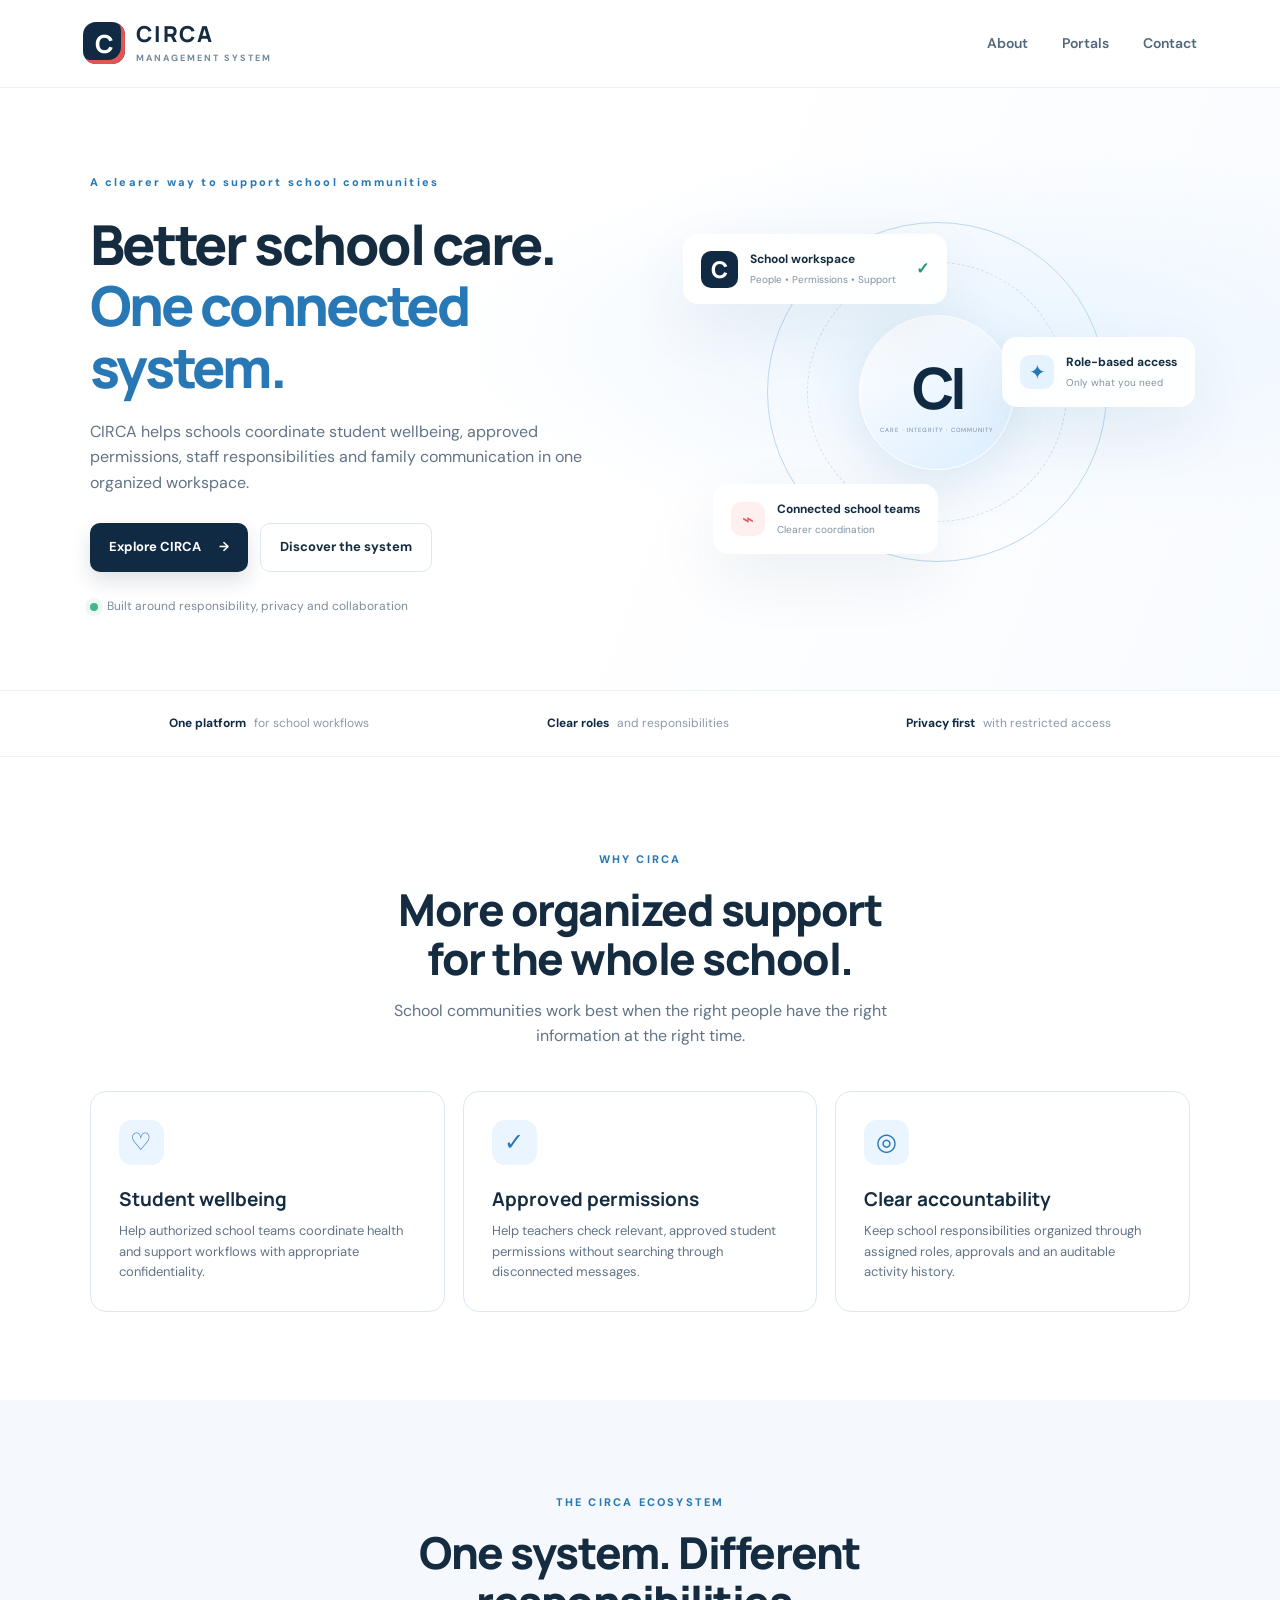
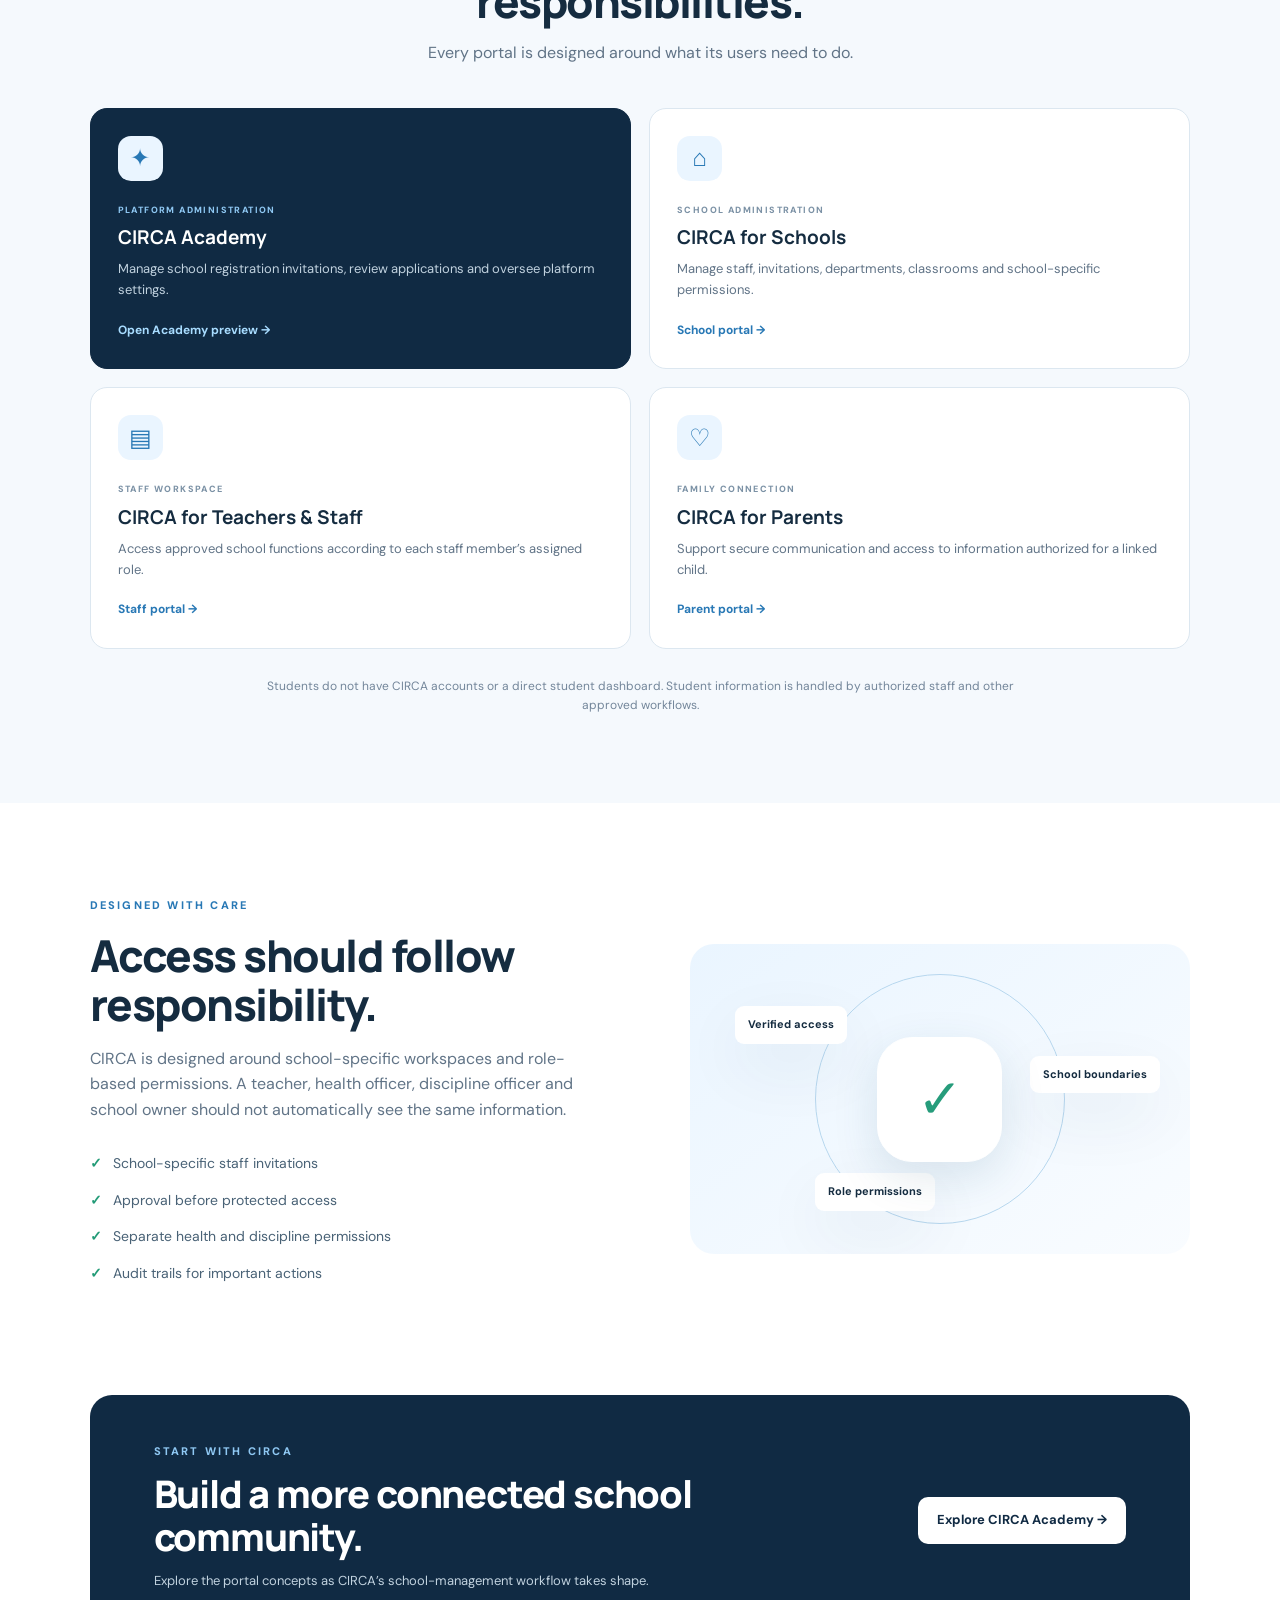
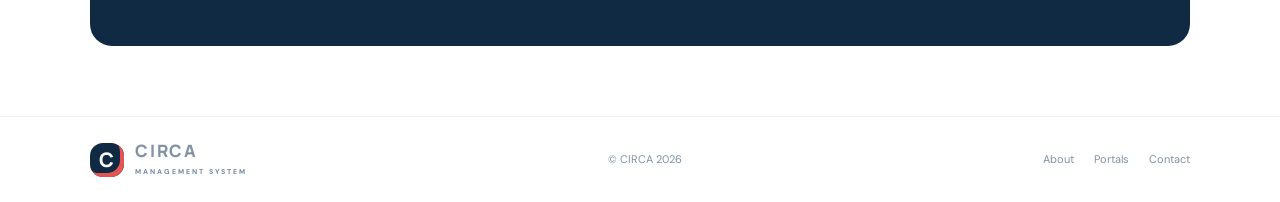
<file: index.html>
<!doctype html>
<html lang="en">
<head>
<meta charset="utf-8"><meta name="viewport" content="width=device-width,initial-scale=1">
<title>CIRCA — Management System</title>
<link rel="icon" href="favicon.svg" type="image/svg+xml">
<link rel="stylesheet" href="styles.css">
</head>
<body>
<header class="site-header">
  <a class="brand" href="index.html" aria-label="CIRCA home"><span class="brand-mark">C</span><span><b>CIRCA</b><small>MANAGEMENT SYSTEM</small></span></a>
  <nav class="nav"><a href="#about">About</a><a href="#portals">Portals</a><a href="#contact">Contact</a></nav>
  <button class="menu-toggle" id="menuToggle" aria-label="Toggle menu">☰</button>
</header>
<main>
<section class="hero">
  <div class="hero-copy">
    <span class="eyebrow">A clearer way to support school communities</span>
    <h1>Better school care.<br><em>One connected system.</em></h1>
    <p>CIRCA helps schools coordinate student wellbeing, approved permissions, staff responsibilities and family communication in one organized workspace.</p>
    <div class="actions"><a class="btn primary" href="#portals">Explore CIRCA <span>→</span></a><a class="btn secondary" href="#about">Discover the system</a></div>
    <div class="hero-note"><span class="pulse"></span> Built around responsibility, privacy and collaboration</div>
  </div>
  <div class="hero-art">
    <div class="art-orbit orbit-one"></div><div class="art-orbit orbit-two"></div>
    <div class="glass-card card-main"><div class="mini-logo">C</div><div><b>School workspace</b><small>People • Permissions • Support</small></div><span class="check">✓</span></div>
    <div class="glass-card card-float"><span class="bubble blue">✦</span><div><b>Role-based access</b><small>Only what you need</small></div></div>
    <div class="glass-card card-bottom"><span class="bubble red">⌁</span><div><b>Connected school teams</b><small>Clearer coordination</small></div></div>
    <div class="art-center"><span>CI</span><small>CARE · INTEGRITY · COMMUNITY</small></div>
  </div>
</section>
<section class="trust-strip"><div><b>One platform</b><span>for school workflows</span></div><div><b>Clear roles</b><span>and responsibilities</span></div><div><b>Privacy first</b><span>with restricted access</span></div></section>
<section class="section" id="about">
  <div class="section-heading"><span class="eyebrow">WHY CIRCA</span><h2>More organized support<br>for the whole school.</h2><p>School communities work best when the right people have the right information at the right time.</p></div>
  <div class="feature-grid">
    <article class="feature"><span class="feature-icon">♡</span><h3>Student wellbeing</h3><p>Help authorized school teams coordinate health and support workflows with appropriate confidentiality.</p></article>
    <article class="feature"><span class="feature-icon">✓</span><h3>Approved permissions</h3><p>Help teachers check relevant, approved student permissions without searching through disconnected messages.</p></article>
    <article class="feature"><span class="feature-icon">◎</span><h3>Clear accountability</h3><p>Keep school responsibilities organized through assigned roles, approvals and an auditable activity history.</p></article>
  </div>
</section>
<section class="section pale" id="portals">
  <div class="section-heading"><span class="eyebrow">THE CIRCA ECOSYSTEM</span><h2>One system. Different responsibilities.</h2><p>Every portal is designed around what its users need to do.</p></div>
  <div class="portal-grid">
    <article class="portal-card featured"><span class="portal-symbol">✦</span><span class="portal-tag">PLATFORM ADMINISTRATION</span><h3>CIRCA Academy</h3><p>Manage school registration invitations, review applications and oversee platform settings.</p><a href="academy.html" class="text-link">Open Academy preview →</a></article>
    <article class="portal-card"><span class="portal-symbol">⌂</span><span class="portal-tag">SCHOOL ADMINISTRATION</span><h3>CIRCA for Schools</h3><p>Manage staff, invitations, departments, classrooms and school-specific permissions.</p><a href="school-login.html" class="text-link">School portal →</a></article>
    <article class="portal-card"><span class="portal-symbol">▤</span><span class="portal-tag">STAFF WORKSPACE</span><h3>CIRCA for Teachers & Staff</h3><p>Access approved school functions according to each staff member’s assigned role.</p><a href="teacher-login.html" class="text-link">Staff portal →</a></article>
    <article class="portal-card"><span class="portal-symbol">♡</span><span class="portal-tag">FAMILY CONNECTION</span><h3>CIRCA for Parents</h3><p>Support secure communication and access to information authorized for a linked child.</p><a href="parent-login.html" class="text-link">Parent portal →</a></article>
  </div>
  <p class="privacy-note">Students do not have CIRCA accounts or a direct student dashboard. Student information is handled by authorized staff and other approved workflows.</p>
</section>
<section class="section split" id="privacy"><div><span class="eyebrow">DESIGNED WITH CARE</span><h2>Access should follow responsibility.</h2><p>CIRCA is designed around school-specific workspaces and role-based permissions. A teacher, health officer, discipline officer and school owner should not automatically see the same information.</p><ul class="check-list"><li>School-specific staff invitations</li><li>Approval before protected access</li><li>Separate health and discipline permissions</li><li>Audit trails for important actions</li></ul></div><div class="privacy-visual"><div class="privacy-shield">✓</div><div class="privacy-line"></div><div class="privacy-chip">Verified access</div><div class="privacy-chip chip-two">School boundaries</div><div class="privacy-chip chip-three">Role permissions</div></div></section>
<section class="contact-band" id="contact"><div><span class="eyebrow">START WITH CIRCA</span><h2>Build a more connected school community.</h2><p>Explore the portal concepts as CIRCA’s school-management workflow takes shape.</p></div><a href="academy.html" class="btn light">Explore CIRCA Academy →</a></section>
</main>
<footer><a class="brand footer-brand" href="index.html"><span class="brand-mark">C</span><span><b>CIRCA</b><small>MANAGEMENT SYSTEM</small></span></a><span>© CIRCA 2026</span><div><a href="#about">About</a><a href="#portals">Portals</a><a href="#contact">Contact</a></div></footer>
<script src="script.js"></script>
</body></html>
</file>
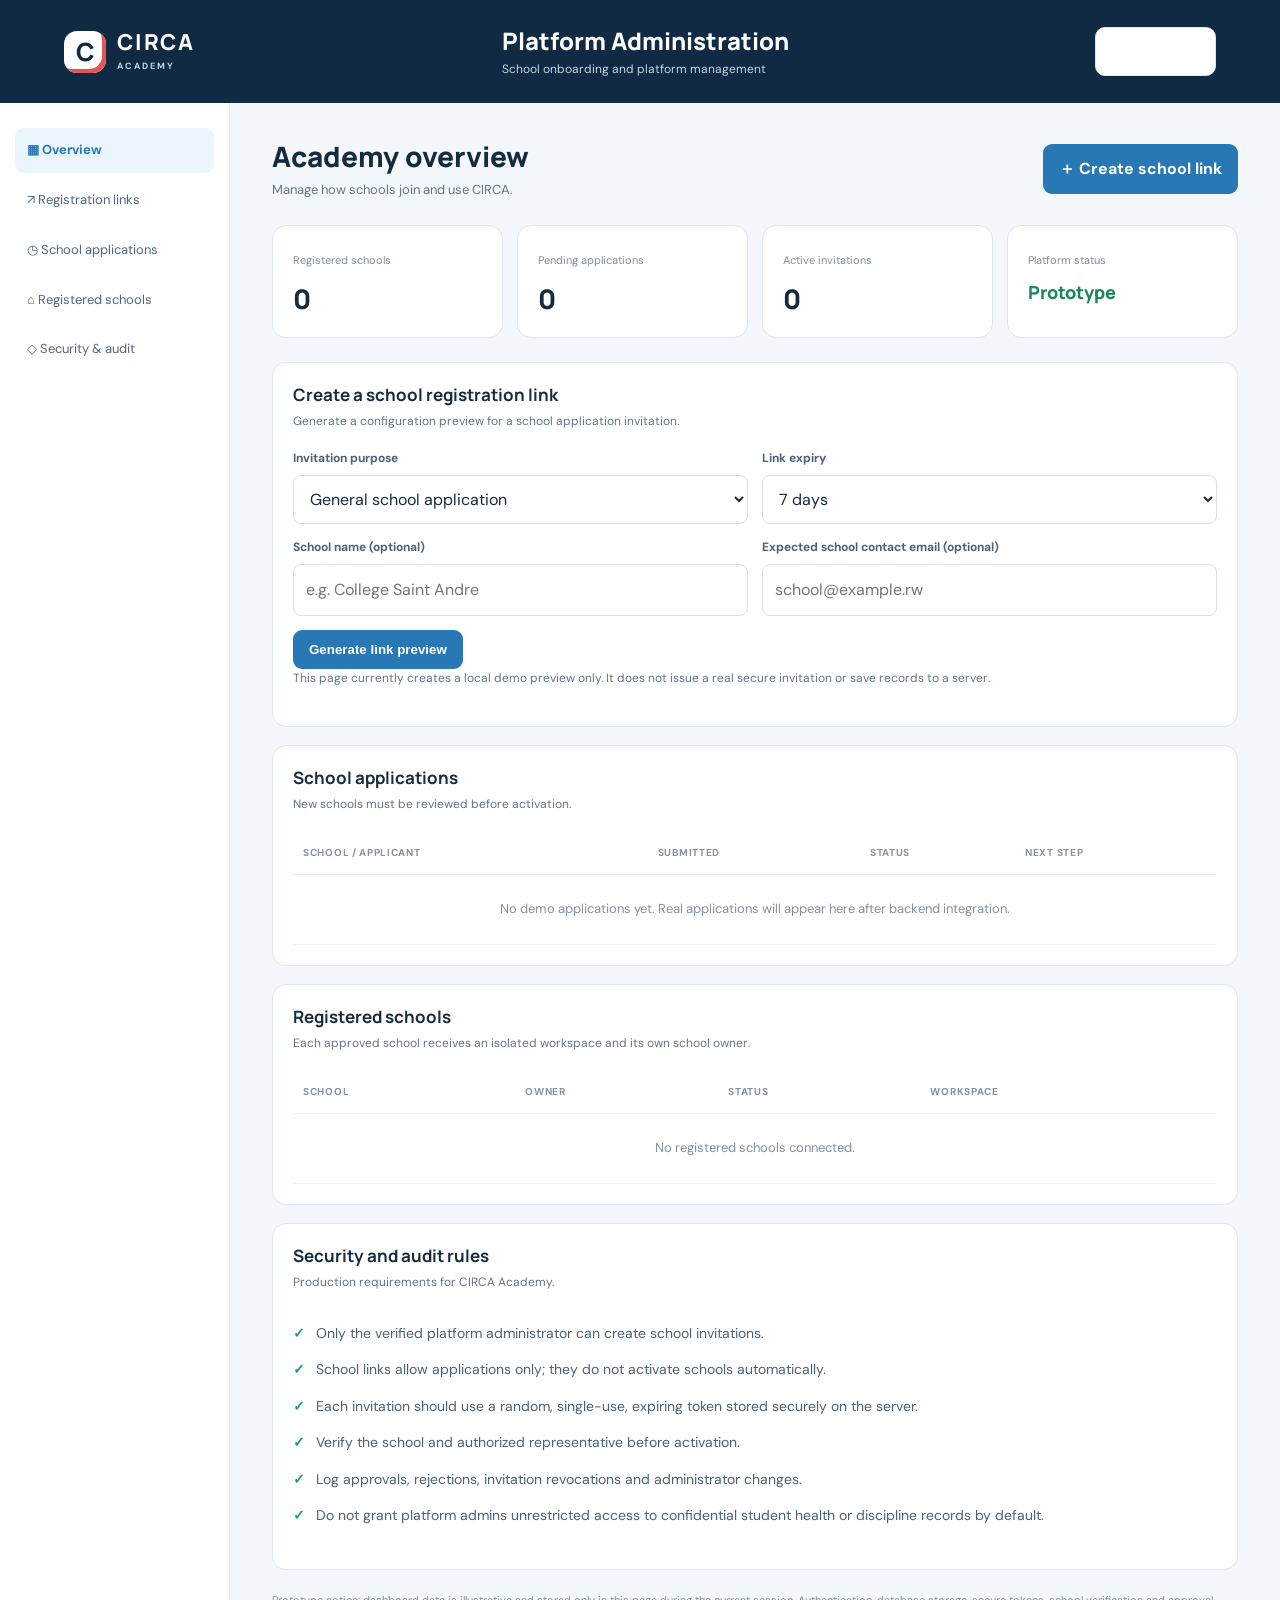
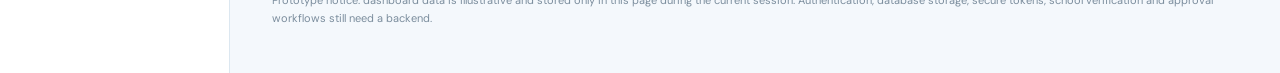
<file: academy.html>
<!doctype html>
<html lang="en"><head><meta charset="utf-8"><meta name="viewport" content="width=device-width,initial-scale=1"><title>CIRCA Academy — Platform Admin</title><link rel="icon" href="favicon.svg" type="image/svg+xml"><link rel="stylesheet" href="styles.css"></head>
<body class="admin-shell">
<header class="admin-top"><a class="brand" href="index.html"><span class="brand-mark" style="background:#fff;color:#102a43">C</span><span><b style="color:#fff">CIRCA</b><small style="color:#c4d5e3">ACADEMY</small></span></a><div><h1>Platform Administration</h1><p>School onboarding and platform management</p></div><a class="btn secondary" href="index.html">← Public site</a></header>
<div class="admin-layout">
<aside class="sidebar"><a class="active" href="#overview">▦ Overview</a><a href="#create">↗ Registration links</a><a href="#applications">◷ School applications</a><a href="#schools">⌂ Registered schools</a><a href="#security">◇ Security & audit</a></aside>
<main class="admin-content">
<section id="overview"><div class="admin-title"><div><h2>Academy overview</h2><p>Manage how schools join and use CIRCA.</p></div><a class="admin-btn" href="#create">＋ Create school link</a></div>
<div class="stat-grid"><div class="stat-card"><small>Registered schools</small><strong id="schoolCount">0</strong></div><div class="stat-card"><small>Pending applications</small><strong id="pendingCount">0</strong></div><div class="stat-card"><small>Active invitations</small><strong id="inviteCount">0</strong></div><div class="stat-card"><small>Platform status</small><strong style="font-size:18px;color:#1b865e">Prototype</strong></div></div></section>
<section class="panel" id="create"><h3>Create a school registration link</h3><p>Generate a configuration preview for a school application invitation.</p>
<div class="form-row"><div class="field"><label for="purpose">Invitation purpose</label><select id="purpose"><option value="General school application">General school application</option><option value="Named school onboarding">Named school onboarding</option></select></div><div class="field"><label for="expiry">Link expiry</label><select id="expiry"><option>24 hours</option><option selected>7 days</option><option>14 days</option><option>30 days</option></select></div></div>
<div class="form-row"><div class="field"><label for="schoolName">School name (optional)</label><input id="schoolName" placeholder="e.g. College Saint Andre"></div><div class="field"><label for="contactEmail">Expected school contact email (optional)</label><input id="contactEmail" type="email" placeholder="school@example.rw"></div></div>
<button class="admin-btn" id="generate">Generate link preview</button>
<div class="result" id="result" aria-live="polite"></div>
<p class="hint">This page currently creates a local demo preview only. It does not issue a real secure invitation or save records to a server.</p></section>
<section class="panel" id="applications"><h3>School applications</h3><p>New schools must be reviewed before activation.</p><div class="table-wrap"><table><thead><tr><th>School / applicant</th><th>Submitted</th><th>Status</th><th>Next step</th></tr></thead><tbody id="applicationsBody"><tr><td colspan="4" class="empty">No demo applications yet. Real applications will appear here after backend integration.</td></tr></tbody></table></div></section>
<section class="panel" id="schools"><h3>Registered schools</h3><p>Each approved school receives an isolated workspace and its own school owner.</p><div class="table-wrap"><table><thead><tr><th>School</th><th>Owner</th><th>Status</th><th>Workspace</th></tr></thead><tbody><tr><td colspan="4" class="empty">No registered schools connected.</td></tr></tbody></table></div></section>
<section class="panel" id="security"><h3>Security and audit rules</h3><p>Production requirements for CIRCA Academy.</p><ul class="check-list"><li>Only the verified platform administrator can create school invitations.</li><li>School links allow applications only; they do not activate schools automatically.</li><li>Each invitation should use a random, single-use, expiring token stored securely on the server.</li><li>Verify the school and authorized representative before activation.</li><li>Log approvals, rejections, invitation revocations and administrator changes.</li><li>Do not grant platform admins unrestricted access to confidential student health or discipline records by default.</li></ul></section>
<p class="mock-notice">Prototype notice: dashboard data is illustrative and stored only in this page during the current session. Authentication, database storage, secure tokens, school verification and approval workflows still need a backend.</p>
</main></div>
<script>
const gen=document.getElementById('generate'),result=document.getElementById('result');
gen.addEventListener('click',()=>{const purpose=document.getElementById('purpose').value,expiry=document.getElementById('expiry').value,name=document.getElementById('schoolName').value.trim(),email=document.getElementById('contactEmail').value.trim();if(email&&!/^[^\\s@]+@[^\\s@]+\\.[^\\s@]+$/.test(email)){result.className='result show';result.style.background='#fff3e7';result.style.color='#8a541c';result.textContent='Please enter a valid email address or leave the field blank.';return;}const ref='CIRCA-DEMO-'+Math.random().toString(36).slice(2,8).toUpperCase();result.style.background='';result.style.color='';result.className='result show';result.innerHTML='<strong>Invitation configuration preview created</strong><br>Purpose: '+escapeHtml(purpose)+'<br>School: '+escapeHtml(name||'Not specified')+'<br>Contact: '+escapeHtml(email||'Not specified')+'<br>Expiry: '+escapeHtml(expiry)+'<br>Reference: '+ref+'<code>DEMO ONLY — no real registration URL has been created.</code><button class="admin-btn" id="copyConfig" style="margin-top:10px">Copy configuration</button>';document.getElementById('copyConfig').addEventListener('click',async()=>{const t='CIRCA school invitation preview\\nPurpose: '+purpose+'\\nSchool: '+(name||'Not specified')+'\\nContact: '+(email||'Not specified')+'\\nExpiry: '+expiry+'\\nReference: '+ref+'\\nDemo only; no real link.';try{await navigator.clipboard.writeText(t);document.getElementById('copyConfig').textContent='Copied';}catch(e){document.getElementById('copyConfig').textContent='Select and copy the details';}});});
function escapeHtml(s){return s.replace(/[&<>"']/g,c=>({'&':'&amp;','<':'&lt;','>':'&gt;','"':'&quot;',"'":'&#39;'}[c]));}
</script></body></html>
</file>
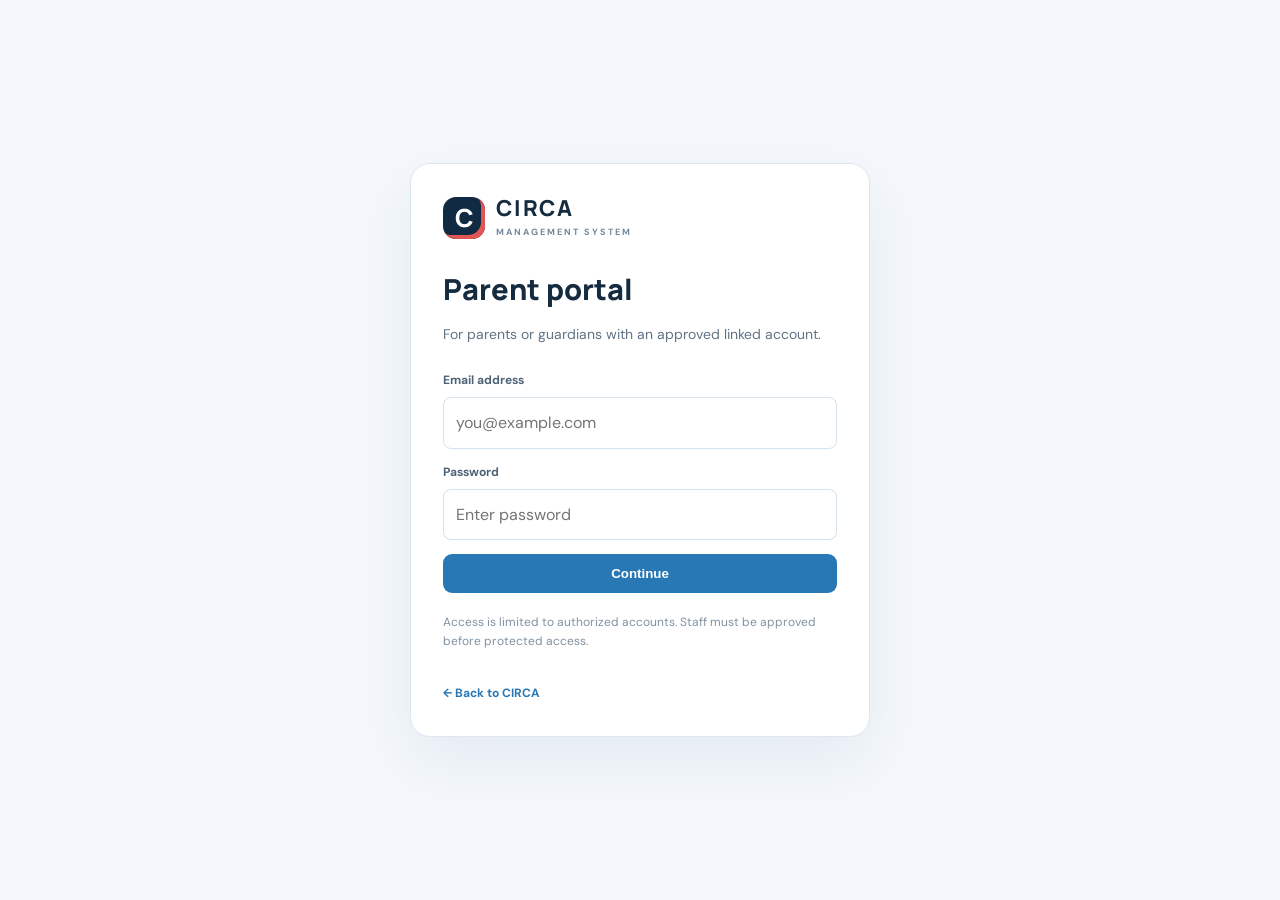
<file: parent-login.html>
<!doctype html><html lang="en"><head><meta charset="utf-8"><meta name="viewport" content="width=device-width,initial-scale=1"><title>Parent portal — CIRCA</title><link rel="stylesheet" href="styles.css"><link rel="icon" href="favicon.svg" type="image/svg+xml"></head><body style="background:#f4f8fc;min-height:100vh;display:grid;place-items:center;padding:22px"><main style="width:min(460px,100%);background:#fff;border:1px solid #dce7f0;border-radius:20px;padding:32px;box-shadow:0 24px 65px #153b5b12"><a class="brand" href="index.html"><span class="brand-mark">C</span><span><b>CIRCA</b><small>MANAGEMENT SYSTEM</small></span></a><h1 style="font:800 29px Manrope;margin:30px 0 7px">Parent portal</h1><p style="color:#617487;font-size:14px">For parents or guardians with an approved linked account.</p><div class="field" style="margin-top:25px"><label>Email address</label><input type="email" placeholder="you@example.com"></div><div class="field"><label>Password</label><input type="password" placeholder="Enter password"></div><button class="admin-btn" style="width:100%" onclick="document.getElementById('msg').style.display='block'">Continue</button><p id="msg" style="display:none;color:#8a541c;background:#fff3e7;padding:12px;border-radius:8px;font-size:12px">Login is a frontend placeholder. Secure authentication has not been connected yet.</p><p style="font-size:12px;color:#8192a2;margin-top:20px">Access is limited to authorized accounts. Staff must be approved before protected access.</p><a href="index.html" class="text-link">← Back to CIRCA</a></main></body></html>
</file>
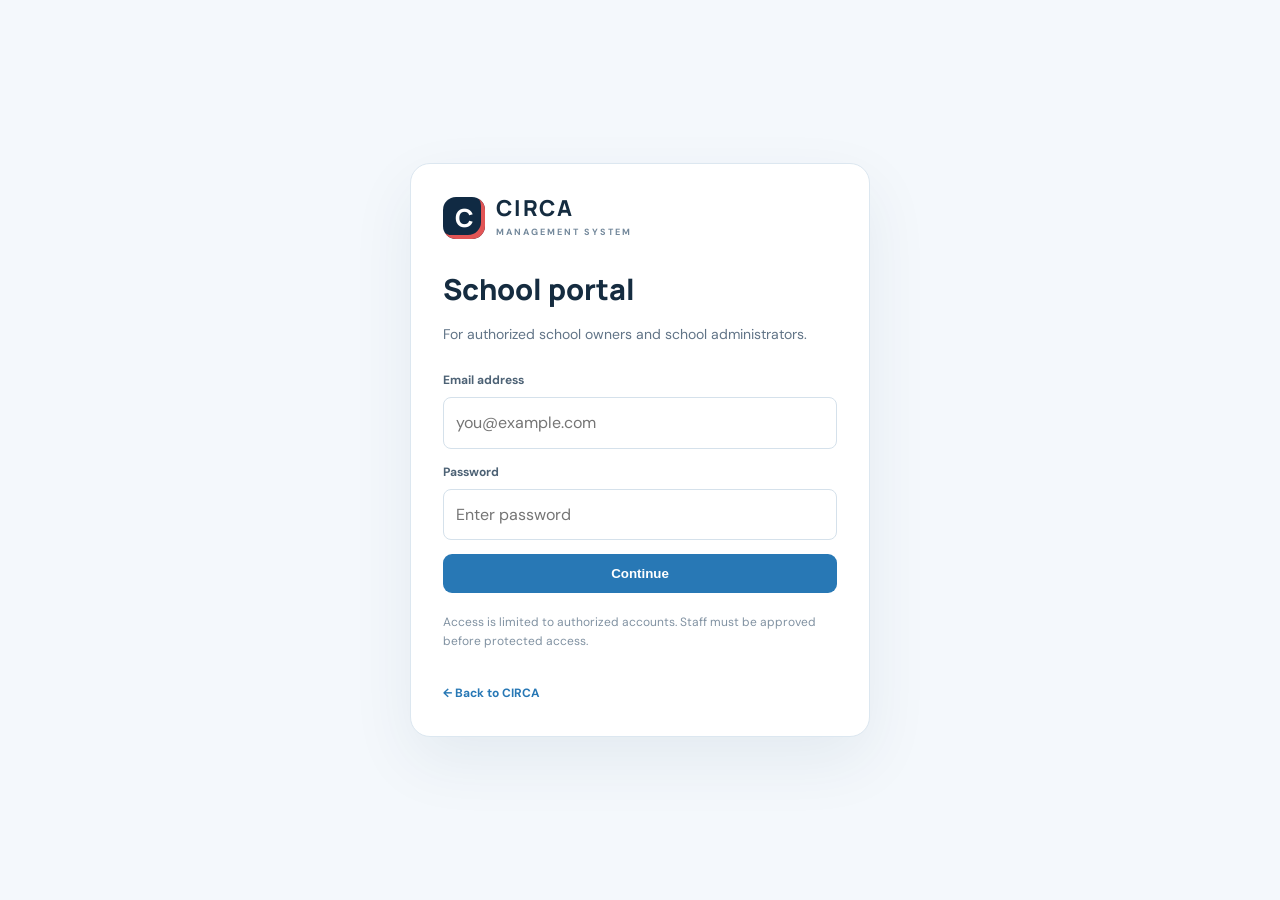
<file: school-login.html>
<!doctype html><html lang="en"><head><meta charset="utf-8"><meta name="viewport" content="width=device-width,initial-scale=1"><title>School portal — CIRCA</title><link rel="stylesheet" href="styles.css"><link rel="icon" href="favicon.svg" type="image/svg+xml"></head><body style="background:#f4f8fc;min-height:100vh;display:grid;place-items:center;padding:22px"><main style="width:min(460px,100%);background:#fff;border:1px solid #dce7f0;border-radius:20px;padding:32px;box-shadow:0 24px 65px #153b5b12"><a class="brand" href="index.html"><span class="brand-mark">C</span><span><b>CIRCA</b><small>MANAGEMENT SYSTEM</small></span></a><h1 style="font:800 29px Manrope;margin:30px 0 7px">School portal</h1><p style="color:#617487;font-size:14px">For authorized school owners and school administrators.</p><div class="field" style="margin-top:25px"><label>Email address</label><input type="email" placeholder="you@example.com"></div><div class="field"><label>Password</label><input type="password" placeholder="Enter password"></div><button class="admin-btn" style="width:100%" onclick="document.getElementById('msg').style.display='block'">Continue</button><p id="msg" style="display:none;color:#8a541c;background:#fff3e7;padding:12px;border-radius:8px;font-size:12px">Login is a frontend placeholder. Secure authentication has not been connected yet.</p><p style="font-size:12px;color:#8192a2;margin-top:20px">Access is limited to authorized accounts. Staff must be approved before protected access.</p><a href="index.html" class="text-link">← Back to CIRCA</a></main></body></html>
</file>
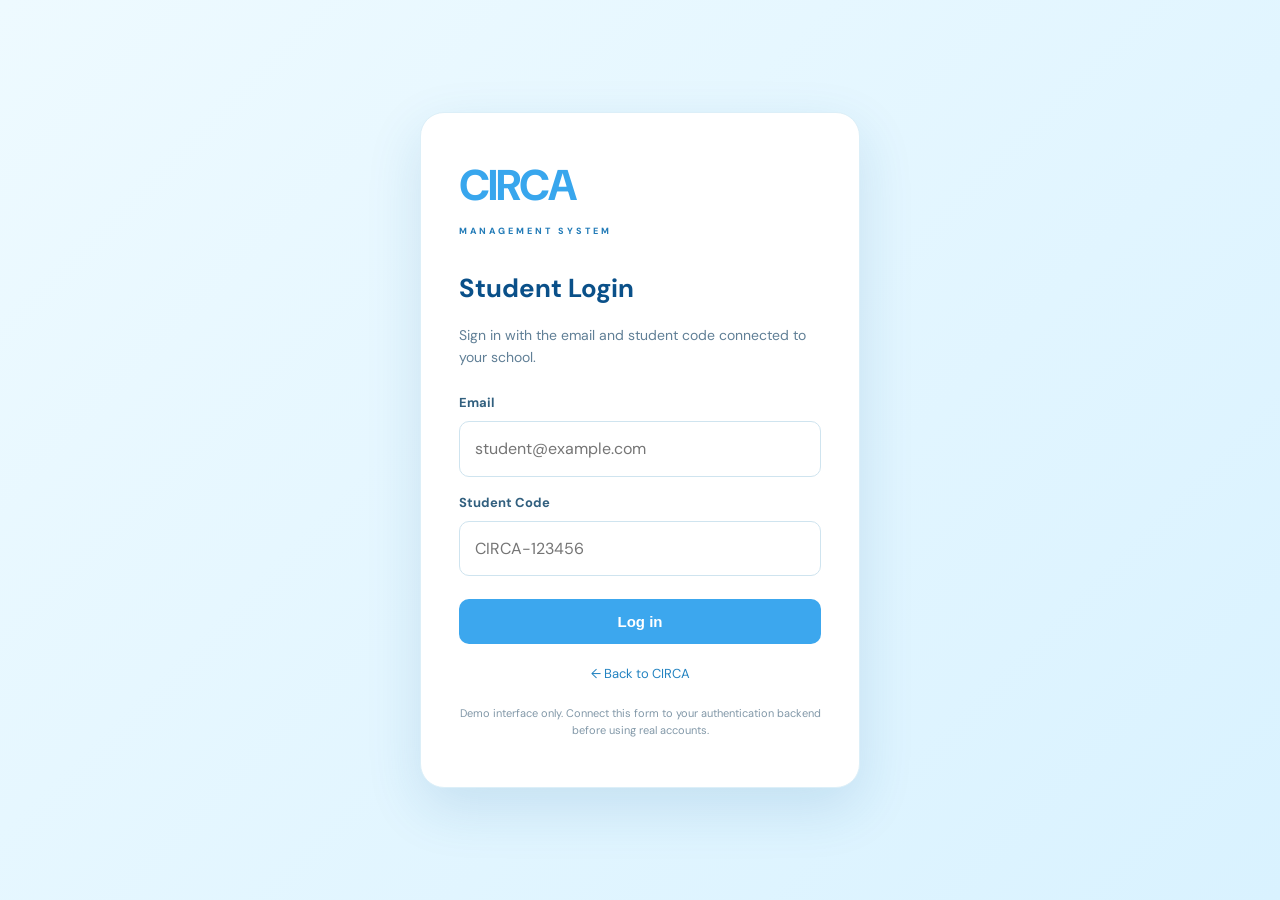
<file: student-login.html>
<!DOCTYPE html>
<html lang="en">
<head>
  <meta charset="UTF-8">
  <meta name="viewport" content="width=device-width, initial-scale=1.0">
  <title>Student Login — CIRCA</title>
  <link rel="stylesheet" href="styles.css">
  <style>
    body{min-height:100vh;background:linear-gradient(135deg,#eefaff,#d9f2ff)}
    .login-page{min-height:100vh;display:grid;place-items:center;padding:30px}
    .login-box{width:min(440px,100%);background:#fff;border:1px solid #dceff8;border-radius:24px;padding:38px;box-shadow:0 20px 55px rgba(20,100,155,.14)}
    .login-brand{font-size:43px;font-weight:800;letter-spacing:-2px;color:#38a6ed}
    .login-brand small{display:block;font-size:9px;letter-spacing:3px;color:#227bb7;margin-top:4px}
    .login-box h1{font-size:26px;margin:30px 0 8px;color:#0a5089}
    .login-box .intro{color:#607f96;font-size:14px;line-height:1.6;margin-bottom:25px}
    label{display:block;font-size:13px;font-weight:700;color:#315f7e;margin:16px 0 7px}
    input{width:100%;padding:14px 15px;border:1px solid #cfe4ef;border-radius:10px;outline:none;font:inherit}
    input:focus{border-color:#3ca7ee;box-shadow:0 0 0 3px #e8f6ff}
    .submit{width:100%;margin-top:23px;padding:14px;border:0;border-radius:10px;background:#3ca7ee;color:#fff;font-weight:700;font-size:15px;cursor:pointer}
    .back{display:block;text-align:center;margin-top:20px;font-size:13px;color:#2383c1}
    .note{font-size:11px;color:#8298a8;text-align:center;margin-top:20px;line-height:1.5}
  </style>
</head>
<body>
  <main class="login-page">
    <form class="login-box" onsubmit="demoLogin(event)">
      <a href="index.html" class="login-brand">CIRCA<small>MANAGEMENT SYSTEM</small></a>
      <h1>Student Login</h1>
      <p class="intro">Sign in with the email and student code connected to your school.</p>

      <label for="email">Email</label><input id="email" type="email" placeholder="student@example.com" required><label for="code">Student Code</label><input id="code" type="text" placeholder="CIRCA-123456" required>

      <button class="submit" type="submit">Log in</button>
      <a class="back" href="index.html">← Back to CIRCA</a>
      <p class="note">Demo interface only. Connect this form to your authentication backend before using real accounts.</p>
    </form>
  </main>
  <script>
    function demoLogin(event){
      event.preventDefault();
      alert("Demo login: connect this form to your CIRCA authentication system.");
    }
  </script>
</body>
</html>
</file>
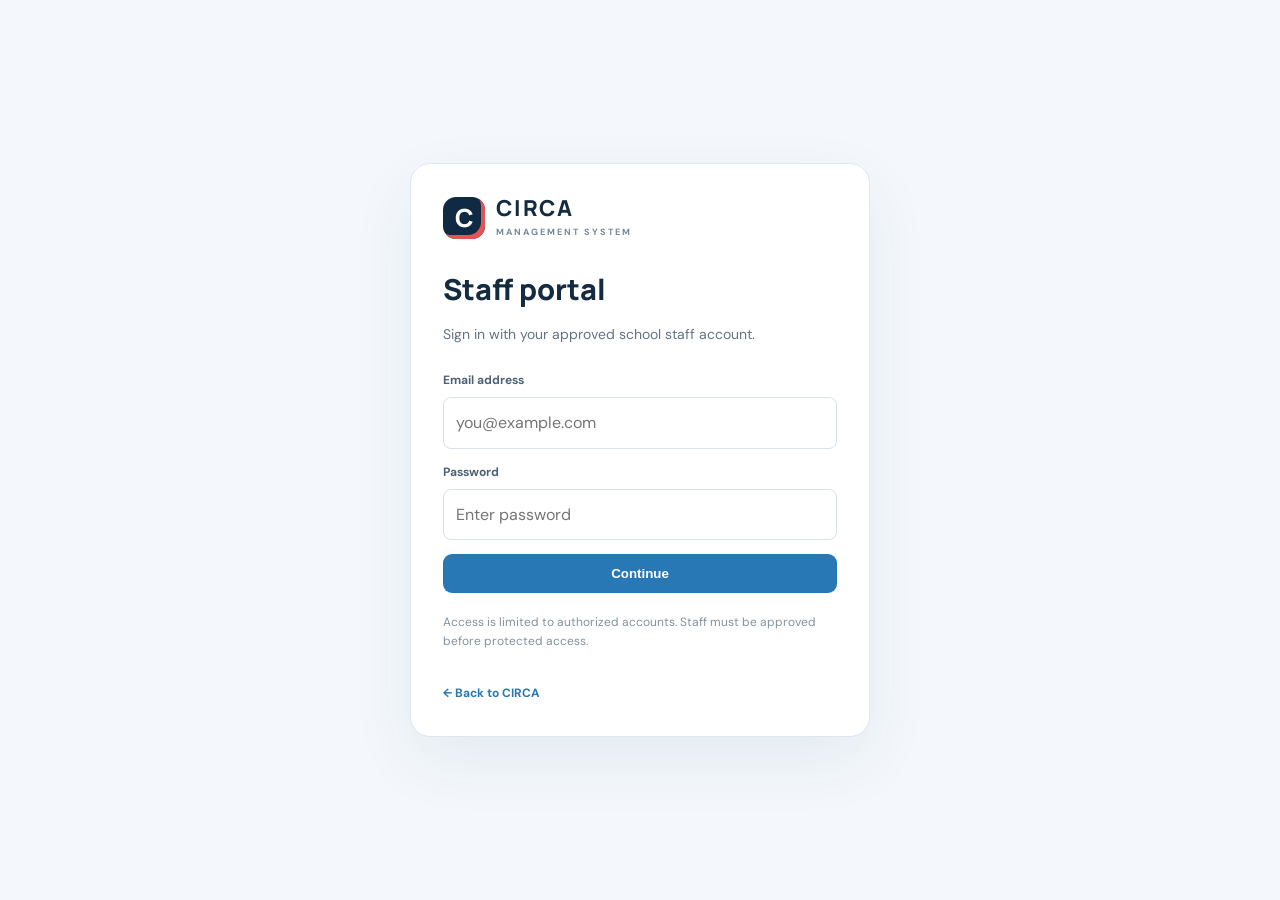
<file: teacher-login.html>
<!doctype html><html lang="en"><head><meta charset="utf-8"><meta name="viewport" content="width=device-width,initial-scale=1"><title>Staff portal — CIRCA</title><link rel="stylesheet" href="styles.css"><link rel="icon" href="favicon.svg" type="image/svg+xml"></head><body style="background:#f4f8fc;min-height:100vh;display:grid;place-items:center;padding:22px"><main style="width:min(460px,100%);background:#fff;border:1px solid #dce7f0;border-radius:20px;padding:32px;box-shadow:0 24px 65px #153b5b12"><a class="brand" href="index.html"><span class="brand-mark">C</span><span><b>CIRCA</b><small>MANAGEMENT SYSTEM</small></span></a><h1 style="font:800 29px Manrope;margin:30px 0 7px">Staff portal</h1><p style="color:#617487;font-size:14px">Sign in with your approved school staff account.</p><div class="field" style="margin-top:25px"><label>Email address</label><input type="email" placeholder="you@example.com"></div><div class="field"><label>Password</label><input type="password" placeholder="Enter password"></div><button class="admin-btn" style="width:100%" onclick="document.getElementById('msg').style.display='block'">Continue</button><p id="msg" style="display:none;color:#8a541c;background:#fff3e7;padding:12px;border-radius:8px;font-size:12px">Login is a frontend placeholder. Secure authentication has not been connected yet.</p><p style="font-size:12px;color:#8192a2;margin-top:20px">Access is limited to authorized accounts. Staff must be approved before protected access.</p><a href="index.html" class="text-link">← Back to CIRCA</a></main></body></html>
</file>
<file: styles.css>
@import url('https://fonts.googleapis.com/css2?family=DM+Sans:wght@400;500;600;700&family=Manrope:wght@400;500;600;700;800&display=swap');
:root{--navy:#102a43;--blue:#2878b5;--sky:#eaf5ff;--pale:#f5f9fd;--red:#e25555;--ink:#152c40;--muted:#617487;--line:#dce7f0;--white:#fff;--shadow:0 24px 65px #153b5b12}
*{box-sizing:border-box}html{scroll-behavior:smooth}body{margin:0;color:var(--ink);font-family:'DM Sans',sans-serif;background:#fff;line-height:1.6}a{color:inherit;text-decoration:none}.site-header{height:88px;display:flex;align-items:center;justify-content:space-between;padding:0 6.5%;border-bottom:1px solid #edf2f7;background:#ffffffed;position:sticky;top:0;z-index:20;backdrop-filter:blur(16px)}.brand{display:flex;align-items:center;gap:11px}.brand-mark{width:42px;height:42px;border-radius:13px;background:var(--navy);color:white;display:grid;place-items:center;font:800 25px Manrope;box-shadow:inset -4px -4px 0 #e25555}.brand b{display:block;font:800 22px Manrope;letter-spacing:2px;line-height:1.1}.brand small{display:block;font-size:9px;font-weight:700;letter-spacing:2px;color:#73889b;margin-top:5px}.nav{display:flex;gap:34px;color:#51677b;font-weight:600;font-size:14px}.nav a:hover,footer a:hover{color:var(--blue)}.menu-toggle{display:none;background:none;border:0;font-size:25px;color:var(--navy)}
.hero{padding:80px 7% 74px;display:grid;grid-template-columns:1.03fr .97fr;align-items:center;gap:5%;min-height:570px;overflow:hidden;background:radial-gradient(ellipse at 78% 42%,#eaf5ff 0,transparent 39%),linear-gradient(110deg,#fff 48%,#f8fbff)}.hero-copy{max-width:590px}.eyebrow{color:var(--blue);font-size:11px;letter-spacing:2.2px;font-weight:800}.hero h1,.section h2,.contact-band h2{font:800 clamp(38px,4.3vw,62px)/1.12 Manrope;letter-spacing:-2.3px;margin:20px 0}.hero h1 em{font-style:normal;color:var(--blue)}.hero-copy>p,.section-heading>p,.split p,.contact-band p{color:var(--muted);font-size:16px;max-width:550px}.actions{display:flex;gap:12px;flex-wrap:wrap;margin-top:28px}.btn{display:inline-flex;align-items:center;justify-content:center;gap:18px;border-radius:10px;padding:13px 19px;font-size:13px;font-weight:700;transition:.2s}.btn:hover{transform:translateY(-2px)}.primary{background:var(--navy);color:white;box-shadow:0 9px 20px #102a4324}.secondary{border:1px solid var(--line);background:white}.hero-note{display:flex;align-items:center;gap:9px;color:#7b8b9b;font-size:12px;margin-top:25px}.pulse{width:8px;height:8px;background:#46b58b;border-radius:50%;box-shadow:0 0 0 5px #46b58b19}.hero-art{height:400px;position:relative;display:grid;place-items:center}.art-orbit{position:absolute;border:1px solid #bed9ef;border-radius:50%;width:340px;height:340px}.orbit-two{width:260px;height:260px;border-style:dashed;opacity:.8}.art-center{height:155px;width:155px;border-radius:50%;display:flex;align-items:center;justify-content:center;flex-direction:column;background:linear-gradient(145deg,#fff,#dceeff);box-shadow:0 15px 50px #2c6b9a22;border:1px solid white;color:var(--navy);z-index:2}.art-center span{font:800 57px Manrope;letter-spacing:-5px}.art-center small{font-size:6px;letter-spacing:1px;color:#6e8ca6}.glass-card{position:absolute;display:flex;align-items:center;gap:12px;padding:15px 17px;border:1px solid #ffffffd9;border-radius:15px;background:#ffffffed;box-shadow:var(--shadow);z-index:4}.glass-card b{font-size:12px;display:block}.glass-card small{font-size:10px;color:#8091a1;display:block;margin-top:3px}.card-main{top:42px;left:0}.card-float{top:145px;right:-5px}.card-bottom{bottom:38px;left:30px}.mini-logo{background:var(--navy);color:white;width:37px;height:37px;border-radius:10px;display:grid;place-items:center;font:800 23px Manrope}.check{color:#219a71;margin-left:8px;font-weight:800}.bubble{width:34px;height:34px;display:grid;place-items:center;border-radius:10px;font-size:20px}.blue{background:#e5f3ff;color:var(--blue)}.red{background:#fff0ef;color:var(--red)}
.trust-strip{display:flex;justify-content:space-around;gap:20px;padding:23px 7%;background:#fff;border-top:1px solid #edf2f7;border-bottom:1px solid #edf2f7}.trust-strip div{display:flex;gap:8px;align-items:center;font-size:12px}.trust-strip b{color:var(--navy)}.trust-strip span{color:#8a9aaa}.section{padding:88px 7%}.section-heading{text-align:center;max-width:690px;margin:0 auto 42px}.section h2{font-size:clamp(30px,3.5vw,44px);letter-spacing:-1.5px;margin:14px 0}.section-heading>p{margin:0 auto}.feature-grid{display:grid;grid-template-columns:repeat(3,1fr);gap:18px}.feature{padding:28px;border:1px solid var(--line);border-radius:16px;background:white;transition:.2s}.feature:hover,.portal-card:hover{transform:translateY(-4px);box-shadow:var(--shadow)}.feature-icon,.portal-symbol{width:45px;height:45px;border-radius:13px;background:var(--sky);color:var(--blue);display:grid;place-items:center;font-size:24px}.feature h3,.portal-card h3{font:700 19px Manrope;margin:21px 0 9px}.feature p,.portal-card p{color:var(--muted);font-size:13px;margin:0}.pale{background:var(--pale)}.portal-grid{display:grid;grid-template-columns:repeat(2,1fr);gap:18px}.portal-card{background:white;border:1px solid var(--line);border-radius:17px;padding:27px;transition:.2s}.portal-card.featured{background:var(--navy);color:white;border-color:var(--navy)}.portal-card.featured p{color:#c1d2df}.portal-tag{display:block;font-size:9px;font-weight:800;letter-spacing:1.4px;color:#7b91a5;margin-top:22px}.featured .portal-tag{color:#8fc8f3}.portal-card h3{margin:7px 0 9px}.text-link{display:inline-block;margin-top:20px;color:var(--blue);font-weight:700;font-size:12px}.featured .text-link{color:#a8dcff}.privacy-note{font-size:12px;color:#73869a;text-align:center;margin:28px auto 0;max-width:760px}.split{display:grid;grid-template-columns:1fr 1fr;align-items:center;gap:9%}.split h2{max-width:500px}.check-list{list-style:none;padding:0;margin-top:23px}.check-list li{padding:7px 0;color:#496276;font-size:14px}.check-list li:before{content:'✓';color:#239b77;font-weight:800;margin-right:11px}.privacy-visual{min-height:310px;border-radius:24px;background:linear-gradient(145deg,#eaf5ff,#f9fcff);display:grid;place-items:center;position:relative;overflow:hidden}.privacy-shield{height:125px;width:125px;border-radius:35px;background:white;display:grid;place-items:center;font-size:55px;color:#269c7b;box-shadow:0 15px 45px #194e7020;border:1px solid #fff;z-index:2}.privacy-line{position:absolute;width:250px;height:250px;border:1px solid #b7d7ee;border-radius:50%}.privacy-chip{position:absolute;background:#fff;padding:10px 13px;border-radius:9px;box-shadow:var(--shadow);font-size:11px;font-weight:700;left:9%;top:20%}.chip-two{left:auto;right:6%;top:36%}.chip-three{left:25%;top:auto;bottom:14%}.contact-band{margin:0 7% 70px;padding:42px 5%;border-radius:22px;background:var(--navy);color:white;display:flex;align-items:center;justify-content:space-between;gap:30px}.contact-band h2{font-size:clamp(26px,3vw,38px);letter-spacing:-1.2px;margin:10px 0}.contact-band p{color:#c1d2df;font-size:13px}.contact-band .eyebrow{color:#8fc8f3}.light{background:white;color:var(--navy);white-space:nowrap}footer{padding:25px 7%;display:flex;align-items:center;justify-content:space-between;gap:20px;border-top:1px solid #edf2f7;color:#8192a2;font-size:11px}footer>div{display:flex;gap:20px}.footer-brand .brand-mark{width:34px;height:34px;font-size:20px}.footer-brand b{font-size:17px}.footer-brand small{font-size:7px}
.admin-shell{min-height:100vh;background:#f4f8fc}.admin-top{background:var(--navy);color:white;padding:24px 5%;display:flex;align-items:center;justify-content:space-between;gap:20px}.admin-top h1{font:800 24px Manrope;margin:0}.admin-top p{color:#c4d5e3;font-size:12px;margin:3px 0 0}.admin-layout{display:grid;grid-template-columns:230px 1fr;max-width:1440px;margin:auto;min-height:calc(100vh - 90px)}.sidebar{padding:25px 15px;background:#fff;border-right:1px solid var(--line)}.sidebar a{display:flex;gap:11px;padding:12px;border-radius:9px;font-size:13px;color:#52687c;margin-bottom:5px}.sidebar a.active,.sidebar a:hover{background:#eaf5ff;color:var(--blue);font-weight:700}.admin-content{padding:34px 4%}.admin-title{display:flex;justify-content:space-between;align-items:center;gap:15px;flex-wrap:wrap;margin-bottom:24px}.admin-title h2{font:800 28px Manrope;margin:0}.admin-title p{margin:5px 0 0;color:var(--muted);font-size:13px}.admin-btn{background:var(--blue);color:white;border:0;border-radius:9px;padding:12px 16px;font-weight:700;cursor:pointer}.stat-grid{display:grid;grid-template-columns:repeat(4,1fr);gap:14px;margin-bottom:24px}.stat-card,.panel{background:white;border:1px solid var(--line);border-radius:14px;padding:20px}.stat-card small{color:#7c8fa1;font-size:11px}.stat-card strong{display:block;font:800 27px Manrope;margin-top:8px}.panel{margin-bottom:18px}.panel h3{font:700 17px Manrope;margin:0 0 6px}.panel>p{font-size:12px;color:var(--muted);margin:0 0 18px}.form-row{display:grid;grid-template-columns:1fr 1fr;gap:14px}.field{display:flex;flex-direction:column;gap:7px;margin-bottom:14px}.field label{font-size:12px;font-weight:700;color:#4d6275}.field input,.field select{border:1px solid #d5e1eb;border-radius:8px;padding:12px;background:white;font:inherit;color:var(--ink);min-width:0}.hint{font-size:11px;color:#8091a1}.result{display:none;margin-top:15px;padding:14px;border-radius:9px;background:#eaf8f1;color:#176b4c;font-size:13px;overflow-wrap:anywhere}.result.show{display:block}.result code{display:block;margin-top:8px;background:#fff;padding:9px;border-radius:6px;color:#315c49}.table-wrap{overflow-x:auto}table{width:100%;border-collapse:collapse;font-size:12px}th,td{text-align:left;padding:13px 10px;border-bottom:1px solid #edf2f7;white-space:nowrap}th{color:#8292a1;font-size:10px;text-transform:uppercase;letter-spacing:.7px}.status{padding:5px 8px;border-radius:20px;background:#fff3d8;color:#916b12;font-size:10px;font-weight:700}.status.active{background:#e5f8ef;color:#1b865e}.mock-notice{font-size:11px;color:#7b8d9d;margin-top:22px}.empty{padding:24px;text-align:center;color:#8192a2;font-size:13px}
@media(max-width:850px){.site-header{height:74px}.nav{display:none;position:absolute;top:73px;left:0;right:0;background:white;padding:18px 7%;border-bottom:1px solid var(--line);flex-direction:column;gap:17px}.nav.open{display:flex}.menu-toggle{display:block}.hero{grid-template-columns:1fr;padding-top:58px}.hero-art{height:330px;margin-top:12px}.trust-strip{flex-wrap:wrap;justify-content:flex-start}.feature-grid{grid-template-columns:1fr}.portal-grid{grid-template-columns:1fr}.split{grid-template-columns:1fr}.privacy-visual{min-height:280px}.contact-band{align-items:flex-start;flex-direction:column}.admin-layout{grid-template-columns:1fr}.sidebar{display:flex;overflow:auto;padding:10px;border-right:0;border-bottom:1px solid var(--line)}.sidebar a{white-space:nowrap;margin:0}.stat-grid{grid-template-columns:repeat(2,1fr)}}
@media(max-width:520px){.hero{padding-left:6%;padding-right:6%}.hero h1{font-size:40px}.hero-art{transform:scale(.9);margin-left:-15px;margin-right:-15px}.card-float{right:0}.section{padding:65px 6%}.trust-strip{padding:20px 6%}.trust-strip div{width:100%}.contact-band{margin:0 5% 45px;padding:30px 24px}footer{flex-wrap:wrap;padding:25px 6%}.form-row{grid-template-columns:1fr}.admin-content{padding:24px 4%}.stat-grid{gap:9px}.stat-card{padding:14px}.stat-card strong{font-size:23px}}
</file>
